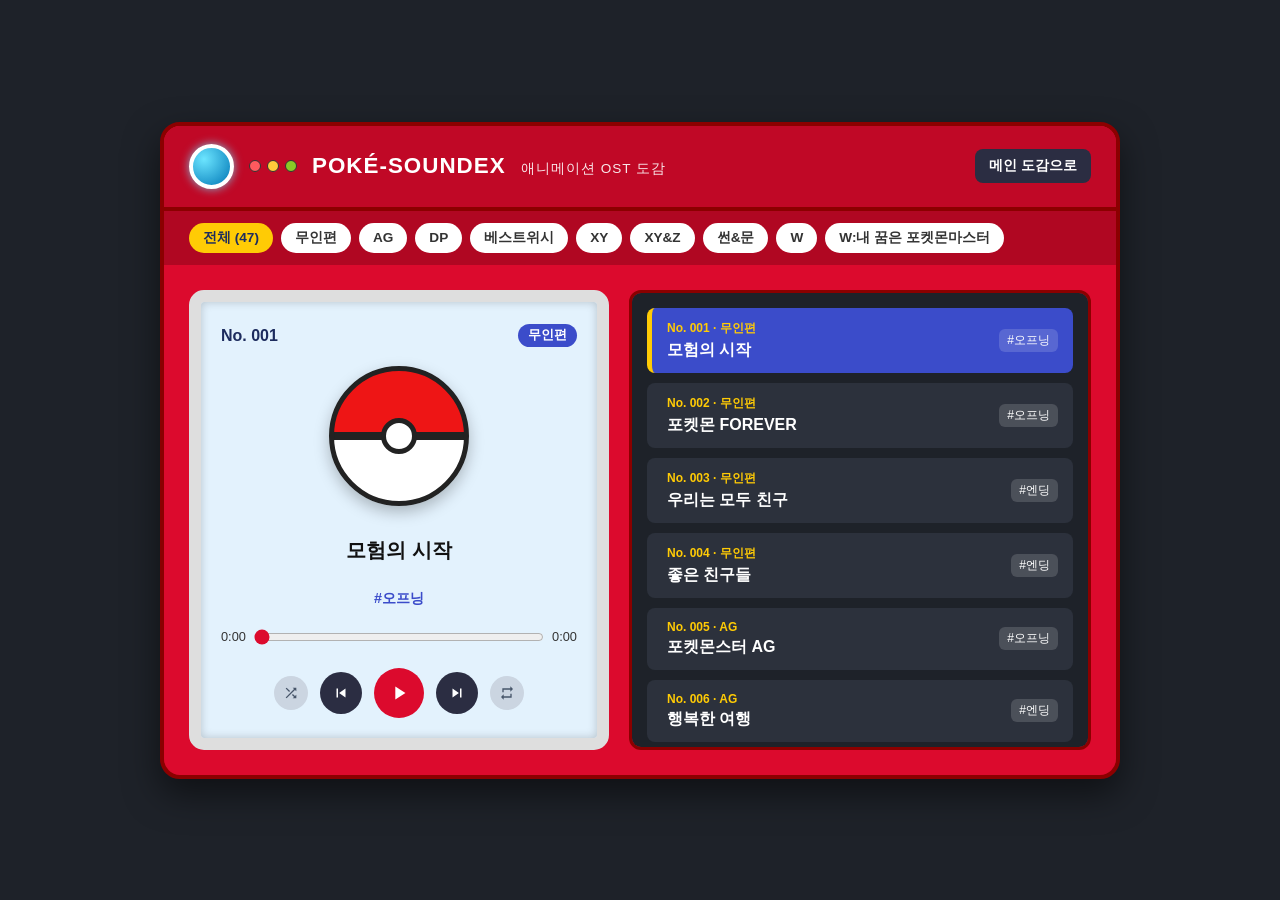
<file: index.html>
<!DOCTYPE html>
<html lang="ko">
<head>
  <meta charset="UTF-8">
  <meta name="viewport" content="width=device-width, initial-scale=1.0">
  <title>포켓몬 사운드 도감 - 애니메이션 OST</title>
  <link rel="stylesheet" href="css/ost.css">
</head>
<body>
  <div class="pokedex-container">
    <!-- 상단 도감 헤더 -->
    <header class="pokedex-header">
      <div class="camera-lens"></div>
      <div class="status-lights">
        <span class="light red"></span>
        <span class="light yellow"></span>
        <span class="light green"></span>
      </div>
      <h1>POKÉ-SOUNDEX <small>애니메이션 OST 도감</small></h1>
      <button type="button" onclick="history.back()" class="back-btn">메인 도감으로</button>
    </header>

    <!-- 시리즈 필터 탭 -->
    <nav class="filter-bar">
      <button class="filter-btn active" data-series="ALL">전체 (47)</button>
      <button class="filter-btn" data-series="무인편">무인편</button>
      <button class="filter-btn" data-series="AG">AG</button>
      <button class="filter-btn" data-series="DP">DP</button>
      <button class="filter-btn" data-series="베스트위시">베스트위시</button>
      <button class="filter-btn" data-series="XY">XY</button>
      <button class="filter-btn" data-series="XY&Z">XY&Z</button>
      <button class="filter-btn" data-series="썬&문">썬&문</button>
      <button class="filter-btn" data-series="W">W</button>
      <button class="filter-btn" data-series="W:내 꿈은 포켓몬마스터">W:내 꿈은 포켓몬마스터</button>
    </nav>

    <!-- 메인 도감 본체 (좌: 플레이어 / 우: 트랙 리스트) -->
    <main class="pokedex-body">
      <!-- 좌측: 현재 재생 중인 OST 정보 및 컨트롤러 -->
      <section class="player-screen">
        <div class="screen-frame">
          <div class="track-header">
            <span id="current-no">No. 001</span>
            <span id="current-series" class="badge">무인편</span>
          </div>
          
          <div class="disc-wrapper">
            <div class="pokeball-disc" id="disc">
              <div class="disc-center"></div>
            </div>
          </div>

          <h2 id="current-title">모험의 시작</h2>
          <p id="current-type" class="track-type-label">#오프닝</p>

          <!-- 재생 진행바 -->
          <div class="progress-container">
            <span id="current-time">0:00</span>
            <input type="range" id="progress-bar" value="0" min="0" max="100">
            <span id="duration-time">0:00</span>
          </div>

<!-- 컨트롤 버튼 -->
          <div class="controls">
            <button id="shuffle-btn" class="sub-ctrl" title="셔플 재생" aria-label="셔플 재생">
              <svg width="16" height="16" viewBox="0 0 24 24" fill="currentColor">
                <path d="M10.59 9.17L5.41 4 4 5.41l5.17 5.17 1.42-1.41zM14.5 4l2.04 2.04L4 18.59 5.41 20 17.96 7.46 20 9.5V4h-5.5zm.33 9.41l-1.41 1.41 3.13 3.13L14.5 20H20v-5.5l-2.04 2.04-3.13-3.13z"/>
              </svg>
            </button>
            <button id="prev-btn" title="이전 곡" aria-label="이전 곡">
              <svg width="18" height="18" viewBox="0 0 24 24" fill="currentColor">
                <path d="M6 6h2v12H6zm3.5 6l8.5 6V6z"/>
              </svg>
            </button>
            <button id="play-btn" class="play-main" title="재생/일시정지" aria-label="재생/일시정지">
              <svg width="22" height="22" viewBox="0 0 24 24" fill="currentColor">
                <path d="M8 5v14l11-7z"/>
              </svg>
            </button>
            <button id="next-btn" title="다음 곡" aria-label="다음 곡">
              <svg width="18" height="18" viewBox="0 0 24 24" fill="currentColor">
                <path d="M6 18l8.5-6L6 6v12zM16 6v12h2V6h-2z"/>
              </svg>
            </button>
            <button id="repeat-btn" class="sub-ctrl" title="반복: 끄기" aria-label="반복 모드">
              <svg width="16" height="16" viewBox="0 0 24 24" fill="currentColor">
                <path d="M7 7h10v3l4-4-4-4v3H5v6h2V7zm10 10H7v-3l-4 4 4 4v-3h12v-6h-2v4z"/>
              </svg>
            </button>
          </div>
      </section>

      <!-- 우측: OST 도감 목록 -->
      <section class="track-list-section">
        <ul id="ost-list" class="ost-list">
          <!-- JS로 동적 렌더링 -->
        </ul>
      </section>
    </main>
  </div>

  <!-- 화면에 보이지 않는 YouTube 백그라운드 플레이어 -->
  <div style="position: fixed; width: 1px; height: 1px; opacity: 0.01; pointer-events: none; overflow: hidden;">
    <div id="youtube-player"></div>
  </div>

  <!-- YouTube IFrame API 로드 -->
  <script src="https://www.youtube.com/iframe_api"></script>
  <script src="js/ostData.js"></script>
  <script src="js/ostPlayer.js"></script>
</body>
</html>
</file>
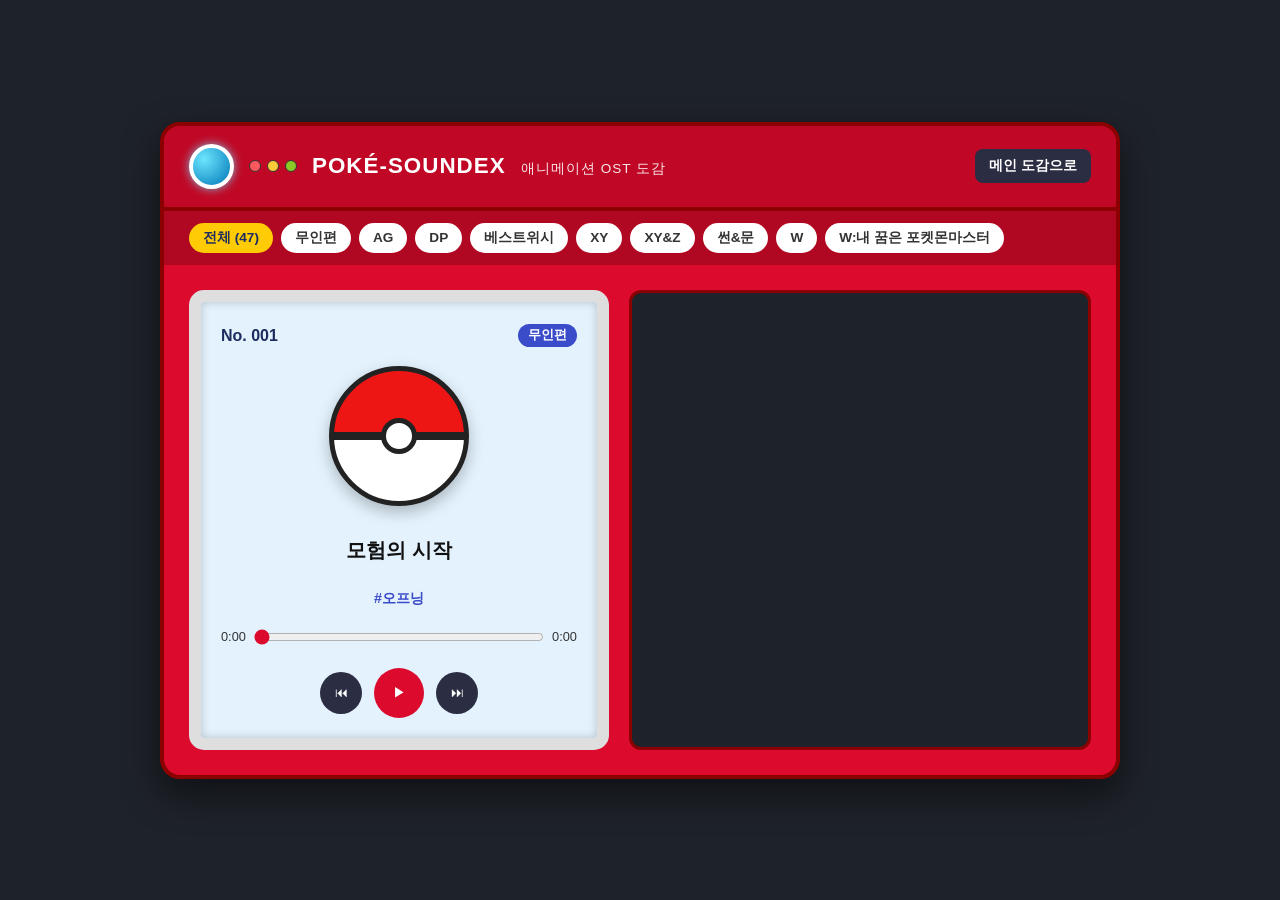
<file: ost.html>
<!DOCTYPE html>
<html lang="ko">
<head>
  <meta charset="UTF-8">
  <meta name="viewport" content="width=device-width, initial-scale=1.0">
  <title>포켓몬 사운드 도감 - 애니메이션 OST</title>
  <link rel="stylesheet" href="css/ost.css">
</head>
<body>
  <div class="pokedex-container">
    <!-- 상단 도감 헤더 -->
    <header class="pokedex-header">
      <div class="camera-lens"></div>
      <div class="status-lights">
        <span class="light red"></span>
        <span class="light yellow"></span>
        <span class="light green"></span>
      </div>
      <h1>POKÉ-SOUNDEX <small>애니메이션 OST 도감</small></h1>
      <button type="button" onclick="history.back()" class="back-btn">메인 도감으로</button>
    </header>

    <!-- 시리즈 필터 탭 -->
    <nav class="filter-bar">
      <button class="filter-btn active" data-series="ALL">전체 (47)</button>
      <button class="filter-btn" data-series="무인편">무인편</button>
      <button class="filter-btn" data-series="AG">AG</button>
      <button class="filter-btn" data-series="DP">DP</button>
      <button class="filter-btn" data-series="베스트위시">베스트위시</button>
      <button class="filter-btn" data-series="XY">XY</button>
      <button class="filter-btn" data-series="XY&Z">XY&Z</button>
      <button class="filter-btn" data-series="썬&문">썬&문</button>
      <button class="filter-btn" data-series="W">W</button>
      <button class="filter-btn" data-series="W:내 꿈은 포켓몬마스터">W:내 꿈은 포켓몬마스터</button>
    </nav>

    <!-- 메인 도감 본체 (좌: 플레이어 / 우: 트랙 리스트) -->
    <main class="pokedex-body">
      <!-- 좌측: 현재 재생 중인 OST 정보 및 컨트롤러 -->
      <section class="player-screen">
        <div class="screen-frame">
          <div class="track-header">
            <span id="current-no">No. 001</span>
            <span id="current-series" class="badge">무인편</span>
          </div>
          
          <div class="disc-wrapper">
            <div class="pokeball-disc" id="disc">
              <div class="disc-center"></div>
            </div>
          </div>

          <h2 id="current-title">모험의 시작</h2>
          <p id="current-type" class="track-type-label">#오프닝</p>

          <!-- 재생 진행바 -->
          <div class="progress-container">
            <span id="current-time">0:00</span>
            <input type="range" id="progress-bar" value="0" min="0" max="100">
            <span id="duration-time">0:00</span>
          </div>

          <!-- 컨트롤 버튼 -->
          <div class="controls">
            <button id="prev-btn" title="이전 곡">⏮</button>
            <button id="play-btn" class="play-main" title="재생/일시정지">▶</button>
            <button id="next-btn" title="다음 곡">⏭</button>
          </div>
        </div>
      </section>

      <!-- 우측: OST 도감 목록 -->
      <section class="track-list-section">
        <ul id="ost-list" class="ost-list">
          <!-- JS로 동적 렌더링 -->
        </ul>
      </section>
    </main>
  </div>

  <!-- 화면에 보이지 않는 YouTube 백그라운드 플레이어 -->
  <div style="position: fixed; width: 1px; height: 1px; opacity: 0.01; pointer-events: none; overflow: hidden;">
    <div id="youtube-player"></div>
  </div>

  <!-- YouTube IFrame API 로드 -->
  <script src="https://www.youtube.com/iframe_api"></script>
  <script src="js/ostData.js"></script>
  <script src="js/ostPlayer.js"></script>
</body>
</html>
</file>
<file: css/ost.css>
* {
  box-sizing: border-box;
  margin: 0;
  padding: 0;
  font-family: 'Pretendard', -apple-system, BlinkMacSystemFont, sans-serif;
}

body {
  background-color: #1e2229;
  display: flex;
  justify-content: center;
  align-items: center;
  min-height: 100vh;
  padding: 20px;
}

/* 포켓몬 도감 외형 */
.pokedex-container {
  width: 100%;
  max-width: 960px;
  background-color: #dc0a2d;
  border-radius: 20px;
  border: 4px solid #8b0000;
  box-shadow: 0 15px 35px rgba(0, 0, 0, 0.5);
  overflow: hidden;
}

/* 상단 헤더 */
.pokedex-header {
  display: flex;
  align-items: center;
  padding: 18px 25px;
  background-color: #c00826;
  border-bottom: 4px solid #8b0000;
  color: #fff;
  gap: 15px;
}

.camera-lens {
  width: 45px;
  height: 45px;
  flex-shrink: 0;
  background: radial-gradient(circle at 30% 30%, #6ce5ff, #0077b6);
  border: 4px solid #fff;
  border-radius: 50%;
  box-shadow: 0 0 10px rgba(108, 229, 255, 0.8);
}

.status-lights {
  display: flex;
  gap: 6px;
  flex-shrink: 0;
}

.light {
  width: 12px;
  height: 12px;
  border-radius: 50%;
  border: 1px solid #333;
}
.light.red { background-color: #ff595e; }
.light.yellow { background-color: #ffca3a; }
.light.green { background-color: #8ac926; }

.pokedex-header h1 {
  font-size: 1.4rem;
  letter-spacing: 1px;
  flex-grow: 1;
}

.pokedex-header h1 small {
  font-size: 0.85rem;
  font-weight: 400;
  opacity: 0.9;
  margin-left: 8px;
}

.back-btn {
  background-color: #2b2d42;
  color: #fff;
  border: none;
  cursor: pointer;
  white-space: nowrap;
  flex-shrink: 0;
  padding: 8px 14px;
  border-radius: 8px;
  font-size: 0.85rem;
  font-weight: bold;
  transition: background 0.2s;
}
.back-btn:hover { background-color: #1a1b29; }

/* 필터 탭 */
.filter-bar {
  display: flex;
  flex-wrap: wrap;
  gap: 8px;
  padding: 12px 25px;
  background-color: #b00722;
}

.filter-btn {
  background-color: #fff;
  color: #333;
  border: none;
  padding: 6px 14px;
  border-radius: 20px;
  font-size: 0.85rem;
  font-weight: 600;
  cursor: pointer;
  transition: all 0.2s;
}

.filter-btn.active, .filter-btn:hover {
  background-color: #ffcb05;
  color: #1d2c5e;
}

/* 메인 컨텐츠 영역 (좌우 2단 고정 비율) */
.pokedex-body {
  display: grid;
  grid-template-columns: minmax(0, 1fr) minmax(0, 1.1fr);
  gap: 20px;
  padding: 25px;
  align-items: stretch;
}

/* 좌측 스크린 프레임 */
.player-screen {
  display: flex;
  flex-direction: column;
  height: 460px;
}

.screen-frame {
  height: 100%;
  display: flex;
  flex-direction: column;
  justify-content: space-between;
  background-color: #e3f2fd;
  border: 12px solid #dedede;
  border-radius: 15px;
  padding: 20px;
  text-align: center;
  box-shadow: inset 0 0 10px rgba(0, 0, 0, 0.2);
}

.track-header {
  display: flex;
  justify-content: space-between;
  align-items: center;
  font-weight: bold;
  color: #1d2c5e;
  height: 28px;
}

.badge {
  background-color: #3b4cca;
  color: #fff;
  padding: 3px 10px;
  border-radius: 12px;
  font-size: 0.8rem;
  white-space: nowrap;
}

/* 몬스터볼 LP 디스크 */
.disc-wrapper {
  display: flex;
  justify-content: center;
  margin: 8px 0;
}

.pokeball-disc {
  width: 140px;
  height: 140px;
  border-radius: 50%;
  border: 5px solid #222;
  background: linear-gradient(to bottom, #ee1515 0%, #ee1515 47%, #222 47%, #222 53%, #fff 53%, #fff 100%);
  position: relative;
  display: flex;
  justify-content: center;
  align-items: center;
  box-shadow: 0 6px 15px rgba(0, 0, 0, 0.25);
}

.pokeball-disc.playing {
  animation: spin 4s linear infinite;
}

@keyframes spin {
  100% { transform: rotate(360deg); }
}

.disc-center {
  width: 36px;
  height: 36px;
  background-color: #fff;
  border: 5px solid #222;
  border-radius: 50%;
}

/* 곡 제목 (2줄 높이 고정) */
#current-title {
  font-size: 1.25rem;
  line-height: 1.35;
  height: 3.4rem;
  display: flex;
  align-items: center;
  justify-content: center;
  color: #111;
  margin-bottom: 2px;
  word-break: keep-all;
  overflow: hidden;
}

.track-type-label {
  font-size: 0.9rem;
  font-weight: 600;
  color: #3b4cca;
  margin-bottom: 12px;
}

/* 프로그레스 바 */
.progress-container {
  display: flex;
  align-items: center;
  gap: 8px;
  font-size: 0.8rem;
  color: #333;
  margin-bottom: 14px;
}

#progress-bar {
  flex-grow: 1;
  cursor: pointer;
  accent-color: #dc0a2d;
}

/* 재생 컨트롤 버튼 */
.controls {
  display: flex;
  justify-content: center;
  align-items: center;
  gap: 12px;
}

.controls button {
  background-color: #2b2d42;
  color: #fff;
  border: none;
  width: 42px;
  height: 42px;
  border-radius: 50%;
  display: flex;
  align-items: center;
  justify-content: center;
  cursor: pointer;
  transition: all 0.15s;
}

.controls button:active {
  transform: scale(0.92);
}

.controls .play-main {
  background-color: #dc0a2d;
  width: 50px;
  height: 50px;
}

/* 셔플 / 반복 서브 버튼 */
.controls .sub-ctrl {
  width: 34px;
  height: 34px;
  background-color: #cbd5e1;
  color: #475569;
}

.controls .sub-ctrl:hover {
  background-color: #94a3b8;
  color: #fff;
}

/* 셔플 또는 반복 활성화 상태 (포켓몬 도감 블루 + 옐로우 포인트) */
.controls .sub-ctrl.active {
  background-color: #3b4cca;
  color: #ffcb05;
  box-shadow: 0 2px 8px rgba(59, 76, 202, 0.4);
}

/* 우측 트랙 리스트 */
.track-list-section {
  background-color: #1e2229;
  border-radius: 12px;
  padding: 15px;
  border: 3px solid #8b0000;
  height: 460px;
  overflow-y: auto;
}

.ost-list {
  list-style: none;
  display: flex;
  flex-direction: column;
  gap: 10px;
}

.ost-item {
  background-color: #2c313c;
  color: #fff;
  padding: 12px 15px;
  border-radius: 8px;
  display: flex;
  justify-content: space-between;
  align-items: center;
  cursor: pointer;
  border-left: 5px solid transparent;
  transition: all 0.2s;
}

.ost-item:hover {
  background-color: #383e4c;
}

.ost-item.active {
  background-color: #3b4cca;
  border-left-color: #ffcb05;
}

.item-info {
  display: flex;
  flex-direction: column;
  gap: 3px;
}

.item-no {
  font-size: 0.75rem;
  color: #ffcb05;
  font-weight: bold;
}

.item-title {
  font-size: 1rem;
  font-weight: 600;
}

.item-tag {
  font-size: 0.75rem;
  background-color: rgba(255, 255, 255, 0.15);
  padding: 3px 8px;
  border-radius: 6px;
}

@media (max-width: 768px) {
  body {
    padding: 10px;
  }

  .pokedex-header {
    flex-wrap: wrap;
    padding: 14px 16px;
    gap: 10px;
  }

  .camera-lens {
    width: 36px;
    height: 36px;
    border-width: 3px;
  }

  .back-btn {
    margin-left: auto;
    padding: 6px 12px;
    font-size: 0.8rem;
  }

  .pokedex-header h1 {
    order: 3;
    width: 100%;
    font-size: 1.2rem;
    display: flex;
    align-items: baseline;
    flex-wrap: wrap;
    gap: 6px;
  }

  .pokedex-header h1 small {
    margin-left: 0;
    font-size: 0.8rem;
  }

  .pokedex-body {
    grid-template-columns: 1fr;
    padding: 15px;
  }
}
</file>
